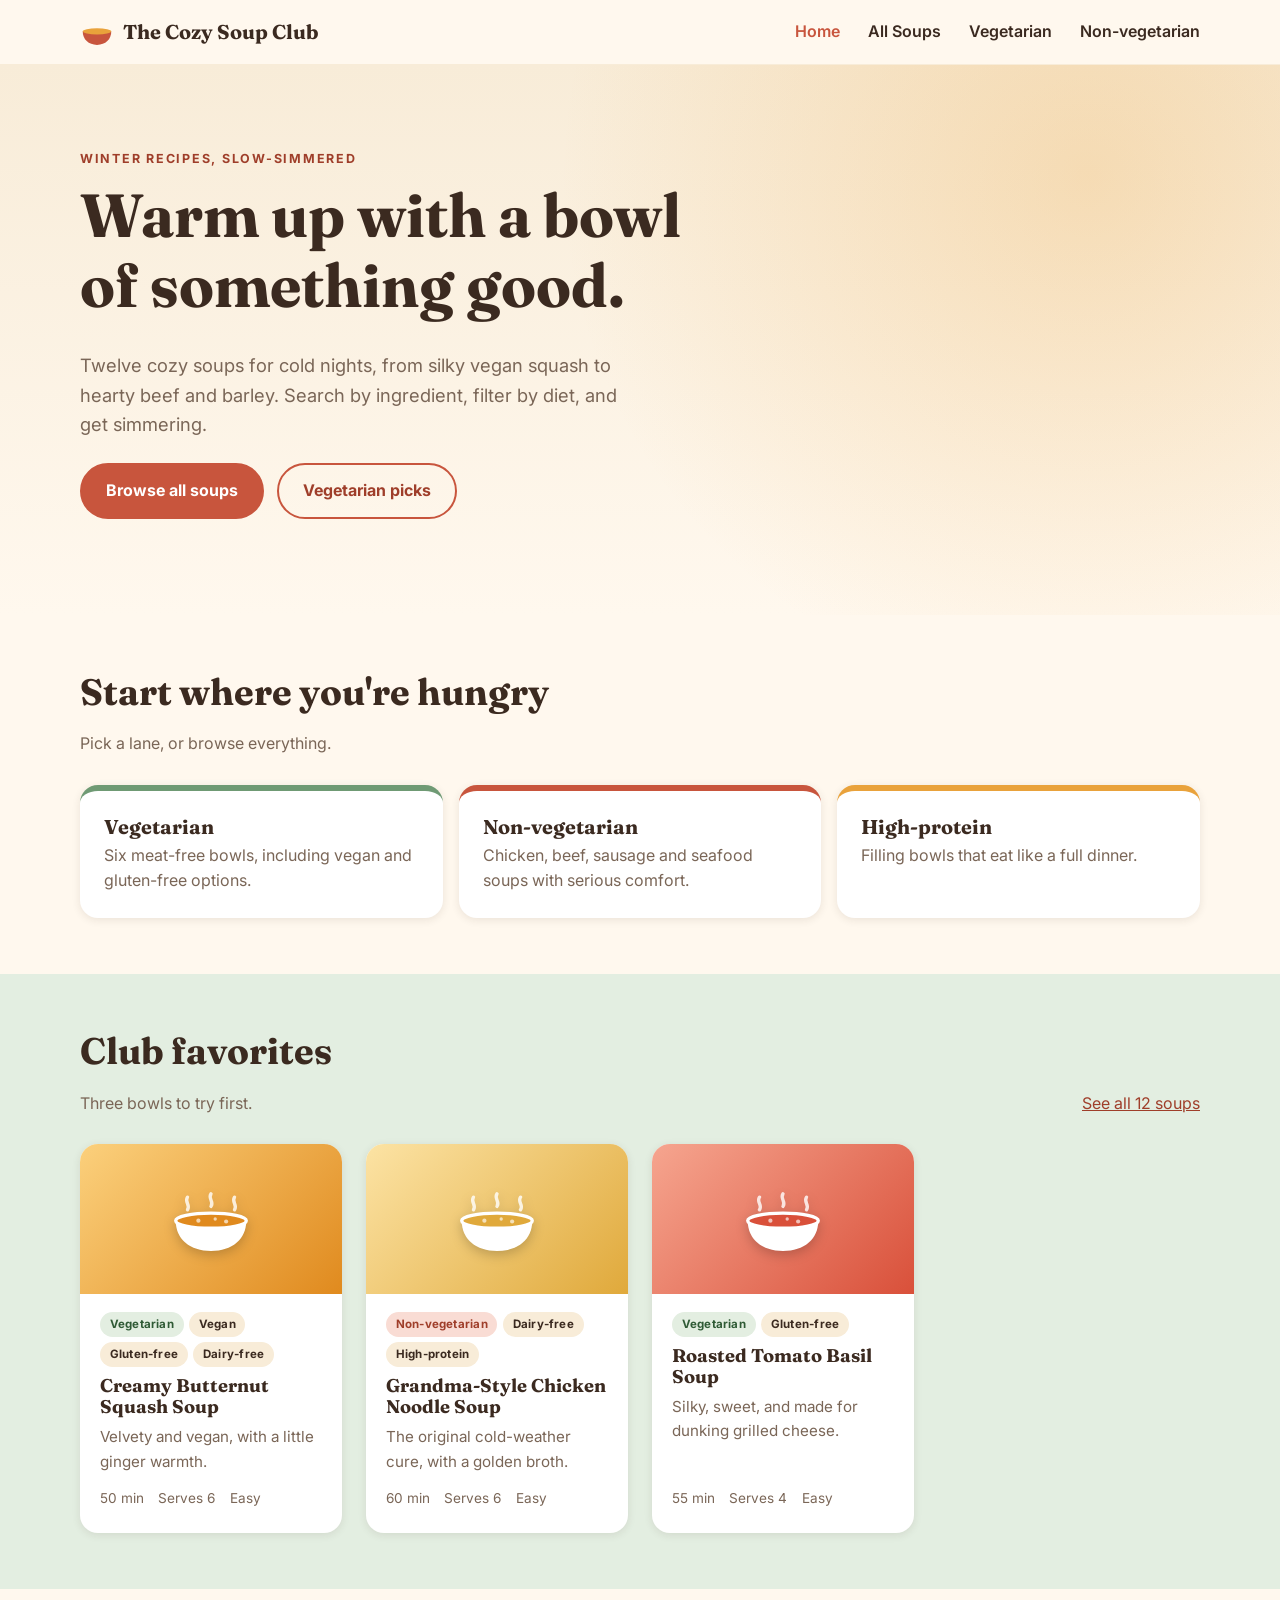
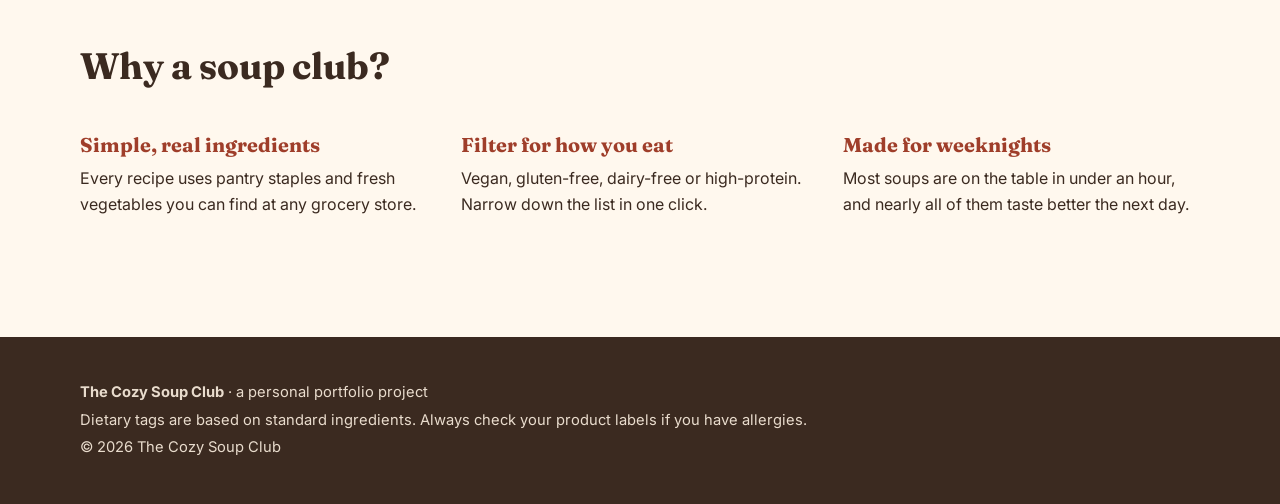
<file: index.html>
<!DOCTYPE html>
<html lang="en">
<head>
  <meta charset="utf-8">
  <meta name="viewport" content="width=device-width, initial-scale=1">
  <title>The Cozy Soup Club | Warm winter soup recipes</title>
  <meta name="description" content="Warm, comforting winter soup recipes, both vegetarian and non-vegetarian. Search by ingredient and filter by diet.">
  <meta name="theme-color" content="#c8553d">
  <link rel="icon" href="data:image/svg+xml,%3Csvg xmlns='http://www.w3.org/2000/svg' viewBox='0 0 100 100'%3E%3Cpath d='M8 48h84c0 24-17 40-42 40S8 72 8 48z' fill='%23c8553d'/%3E%3Cellipse cx='50' cy='48' rx='42' ry='9' fill='%23e9a23b'/%3E%3C/svg%3E">
  <link rel="preconnect" href="https://fonts.googleapis.com">
  <link rel="preconnect" href="https://fonts.gstatic.com" crossorigin>
  <link href="https://fonts.googleapis.com/css2?family=Fraunces:opsz,wght@9..144,600;9..144,700&family=Inter:wght@400;600;700&display=swap" rel="stylesheet">
  <link rel="stylesheet" href="css/styles.css">
</head>
<body>
  <a class="skip-link" href="#main">Skip to content</a>

  <header class="site-header">
    <div class="container nav">
      <a class="brand" href="index.html" aria-label="The Cozy Soup Club home">
        <svg viewBox="0 0 100 100" aria-hidden="true"><path d="M8 48h84c0 24-17 40-42 40S8 72 8 48z" fill="#c8553d"/><ellipse cx="50" cy="48" rx="42" ry="9" fill="#e9a23b"/></svg>
        The Cozy Soup Club
      </a>
      <button class="nav-toggle" aria-expanded="false" aria-controls="nav-links">Menu</button>
      <ul id="nav-links" class="nav-links">
        <li><a href="index.html" aria-current="page">Home</a></li>
        <li><a href="recipes.html">All Soups</a></li>
        <li><a href="recipes.html?type=vegetarian">Vegetarian</a></li>
        <li><a href="recipes.html?type=non-vegetarian">Non-vegetarian</a></li>
      </ul>
    </div>
  </header>

  <main id="main">
    <section class="hero">
      <div class="container hero-grid">
        <div>
          <span class="eyebrow">Winter recipes, slow-simmered</span>
          <h1>Warm up with a bowl of something good.</h1>
          <p class="lead">Twelve cozy soups for cold nights, from silky vegan squash to hearty beef and barley. Search by ingredient, filter by diet, and get simmering.</p>
          <div class="hero-actions">
            <a class="btn" href="recipes.html">Browse all soups</a>
            <a class="btn btn-outline" href="recipes.html?type=vegetarian">Vegetarian picks</a>
          </div>
        </div>
        <div class="hero-art">
          <svg viewBox="0 0 320 280" role="img" aria-label="A steaming bowl of soup">
            <g class="steam">
              <path d="M110 70c-14 18 14 28 0 48"/>
              <path d="M160 50c-14 18 14 28 0 48"/>
              <path d="M210 70c-14 18 14 28 0 48"/>
            </g>
            <path d="M36 150c0 82 62 112 124 112s124-30 124-112z" fill="#c8553d"/>
            <ellipse cx="160" cy="150" rx="124" ry="30" fill="#e9a23b"/>
            <ellipse cx="160" cy="150" rx="124" ry="30" fill="none" stroke="#9f3e2a" stroke-width="7"/>
            <circle cx="115" cy="146" r="7" fill="#6f9a74"/>
            <circle cx="170" cy="156" r="6" fill="#6f9a74"/>
            <circle cx="215" cy="145" r="7" fill="#fff8ee" fill-opacity=".8"/>
            <circle cx="140" cy="162" r="5" fill="#fff8ee" fill-opacity=".8"/>
            <path d="M60 205c30 28 70 36 100 36" fill="none" stroke="#fff" stroke-opacity=".25" stroke-width="8" stroke-linecap="round"/>
          </svg>
        </div>
      </div>
    </section>

    <section class="section">
      <div class="container">
        <div class="section-head">
          <div>
            <h2>Start where you're hungry</h2>
            <p>Pick a lane, or browse everything.</p>
          </div>
        </div>
        <div class="tiles">
          <a class="tile veg" href="recipes.html?type=vegetarian">
            <h3>Vegetarian</h3>
            <p>Six meat-free bowls, including vegan and gluten-free options.</p>
          </a>
          <a class="tile nonveg" href="recipes.html?type=non-vegetarian">
            <h3>Non-vegetarian</h3>
            <p>Chicken, beef, sausage and seafood soups with serious comfort.</p>
          </a>
          <a class="tile" href="recipes.html?diet=high-protein">
            <h3>High-protein</h3>
            <p>Filling bowls that eat like a full dinner.</p>
          </a>
        </div>
      </div>
    </section>

    <section class="section section-alt">
      <div class="container">
        <div class="section-head">
          <div>
            <h2>Club favorites</h2>
            <p>Three bowls to try first.</p>
          </div>
          <a href="recipes.html">See all 12 soups</a>
        </div>
        <div id="featured" class="grid" aria-live="polite"></div>
        <noscript><p>Please enable JavaScript to see featured recipes, or <a href="recipes.html">browse all soups</a>.</p></noscript>
      </div>
    </section>

    <section class="section">
      <div class="container">
        <div class="section-head"><h2>Why a soup club?</h2></div>
        <div class="values">
          <div class="value">
            <h3>Simple, real ingredients</h3>
            <p>Every recipe uses pantry staples and fresh vegetables you can find at any grocery store.</p>
          </div>
          <div class="value">
            <h3>Filter for how you eat</h3>
            <p>Vegan, gluten-free, dairy-free or high-protein. Narrow down the list in one click.</p>
          </div>
          <div class="value">
            <h3>Made for weeknights</h3>
            <p>Most soups are on the table in under an hour, and nearly all of them taste better the next day.</p>
          </div>
        </div>
      </div>
    </section>
  </main>

  <footer class="site-footer">
    <div class="container">
      <p><strong>The Cozy Soup Club</strong> &middot; a personal portfolio project</p>
      <p>Dietary tags are based on standard ingredients. Always check your product labels if you have allergies.</p>
      <p>&copy; <span id="year"></span> The Cozy Soup Club</p>
    </div>
  </footer>

  <script src="js/recipes-data.js"></script>
  <script src="js/shared.js"></script>
  <script>
    document.addEventListener("DOMContentLoaded", function () {
      var featured = ["butternut-squash-coconut", "chicken-noodle", "roasted-tomato-basil"];
      var host = document.getElementById("featured");
      featured.forEach(function (id) {
        var r = window.RECIPES.find(function (x) { return x.id === id; });
        if (r) host.appendChild(window.Soup.recipeCard(r));
      });
    });
  </script>
</body>
</html>
</file>
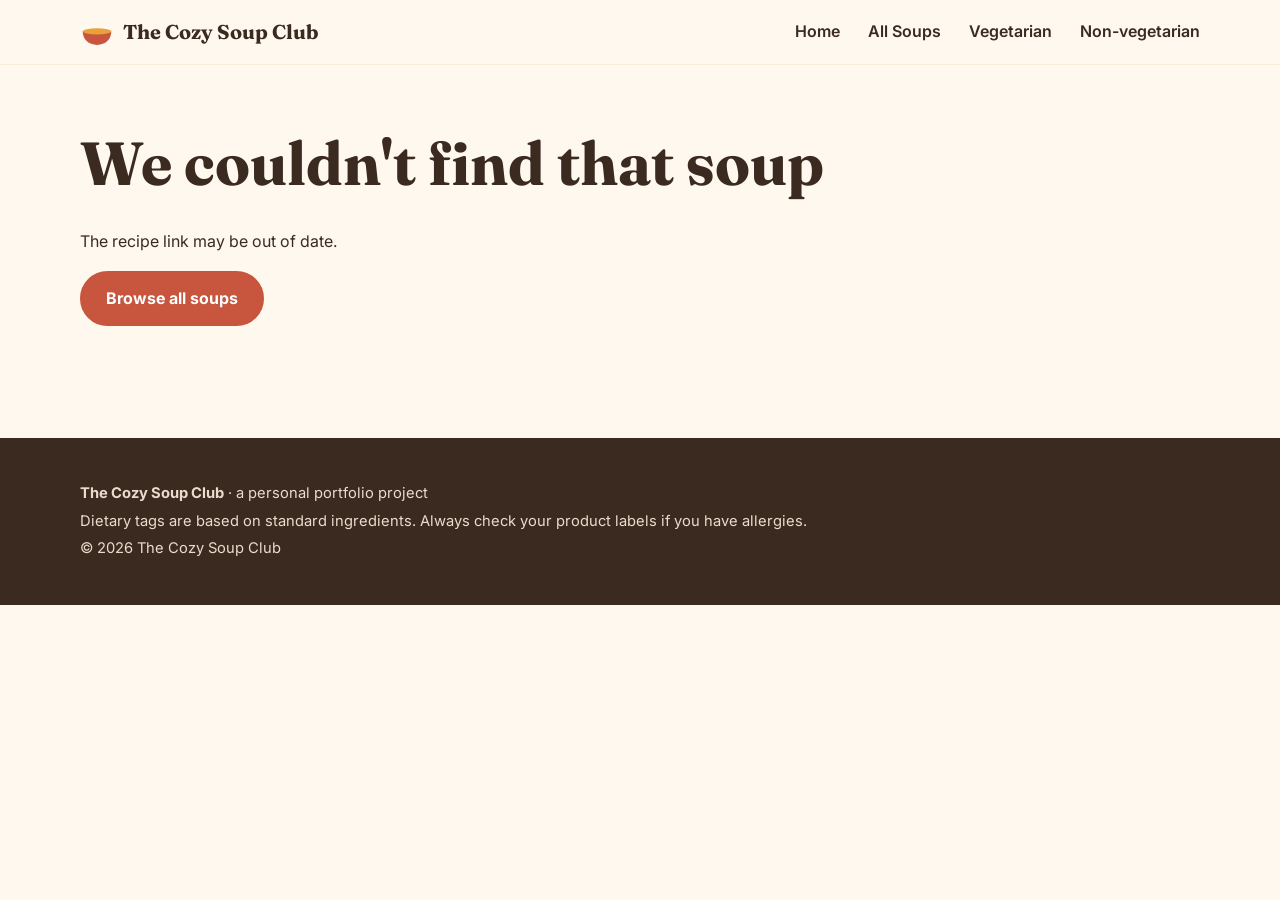
<file: recipe.html>
<!DOCTYPE html>
<html lang="en">
<head>
  <meta charset="utf-8">
  <meta name="viewport" content="width=device-width, initial-scale=1">
  <title>Recipe | The Cozy Soup Club</title>
  <meta name="description" content="A cozy winter soup recipe from The Cozy Soup Club.">
  <meta name="theme-color" content="#c8553d">
  <link rel="icon" href="data:image/svg+xml,%3Csvg xmlns='http://www.w3.org/2000/svg' viewBox='0 0 100 100'%3E%3Cpath d='M8 48h84c0 24-17 40-42 40S8 72 8 48z' fill='%23c8553d'/%3E%3Cellipse cx='50' cy='48' rx='42' ry='9' fill='%23e9a23b'/%3E%3C/svg%3E">
  <link rel="preconnect" href="https://fonts.googleapis.com">
  <link rel="preconnect" href="https://fonts.gstatic.com" crossorigin>
  <link href="https://fonts.googleapis.com/css2?family=Fraunces:opsz,wght@9..144,600;9..144,700&family=Inter:wght@400;600;700&display=swap" rel="stylesheet">
  <link rel="stylesheet" href="css/styles.css">
</head>
<body>
  <a class="skip-link" href="#main">Skip to content</a>

  <header class="site-header">
    <div class="container nav">
      <a class="brand" href="index.html" aria-label="The Cozy Soup Club home">
        <svg viewBox="0 0 100 100" aria-hidden="true"><path d="M8 48h84c0 24-17 40-42 40S8 72 8 48z" fill="#c8553d"/><ellipse cx="50" cy="48" rx="42" ry="9" fill="#e9a23b"/></svg>
        The Cozy Soup Club
      </a>
      <button class="nav-toggle" aria-expanded="false" aria-controls="nav-links">Menu</button>
      <ul id="nav-links" class="nav-links">
        <li><a href="index.html">Home</a></li>
        <li><a href="recipes.html">All Soups</a></li>
        <li><a href="recipes.html?type=vegetarian">Vegetarian</a></li>
        <li><a href="recipes.html?type=non-vegetarian">Non-vegetarian</a></li>
      </ul>
    </div>
  </header>

  <main id="main">
    <div id="recipe-root"></div>
    <noscript><div class="container"><p>This page needs JavaScript to display the recipe.</p></div></noscript>
  </main>

  <footer class="site-footer">
    <div class="container">
      <p><strong>The Cozy Soup Club</strong> &middot; a personal portfolio project</p>
      <p>Dietary tags are based on standard ingredients. Always check your product labels if you have allergies.</p>
      <p>&copy; <span id="year"></span> The Cozy Soup Club</p>
    </div>
  </footer>

  <script src="js/recipes-data.js"></script>
  <script src="js/shared.js"></script>
  <script src="js/recipe.js"></script>
</body>
</html>
</file>
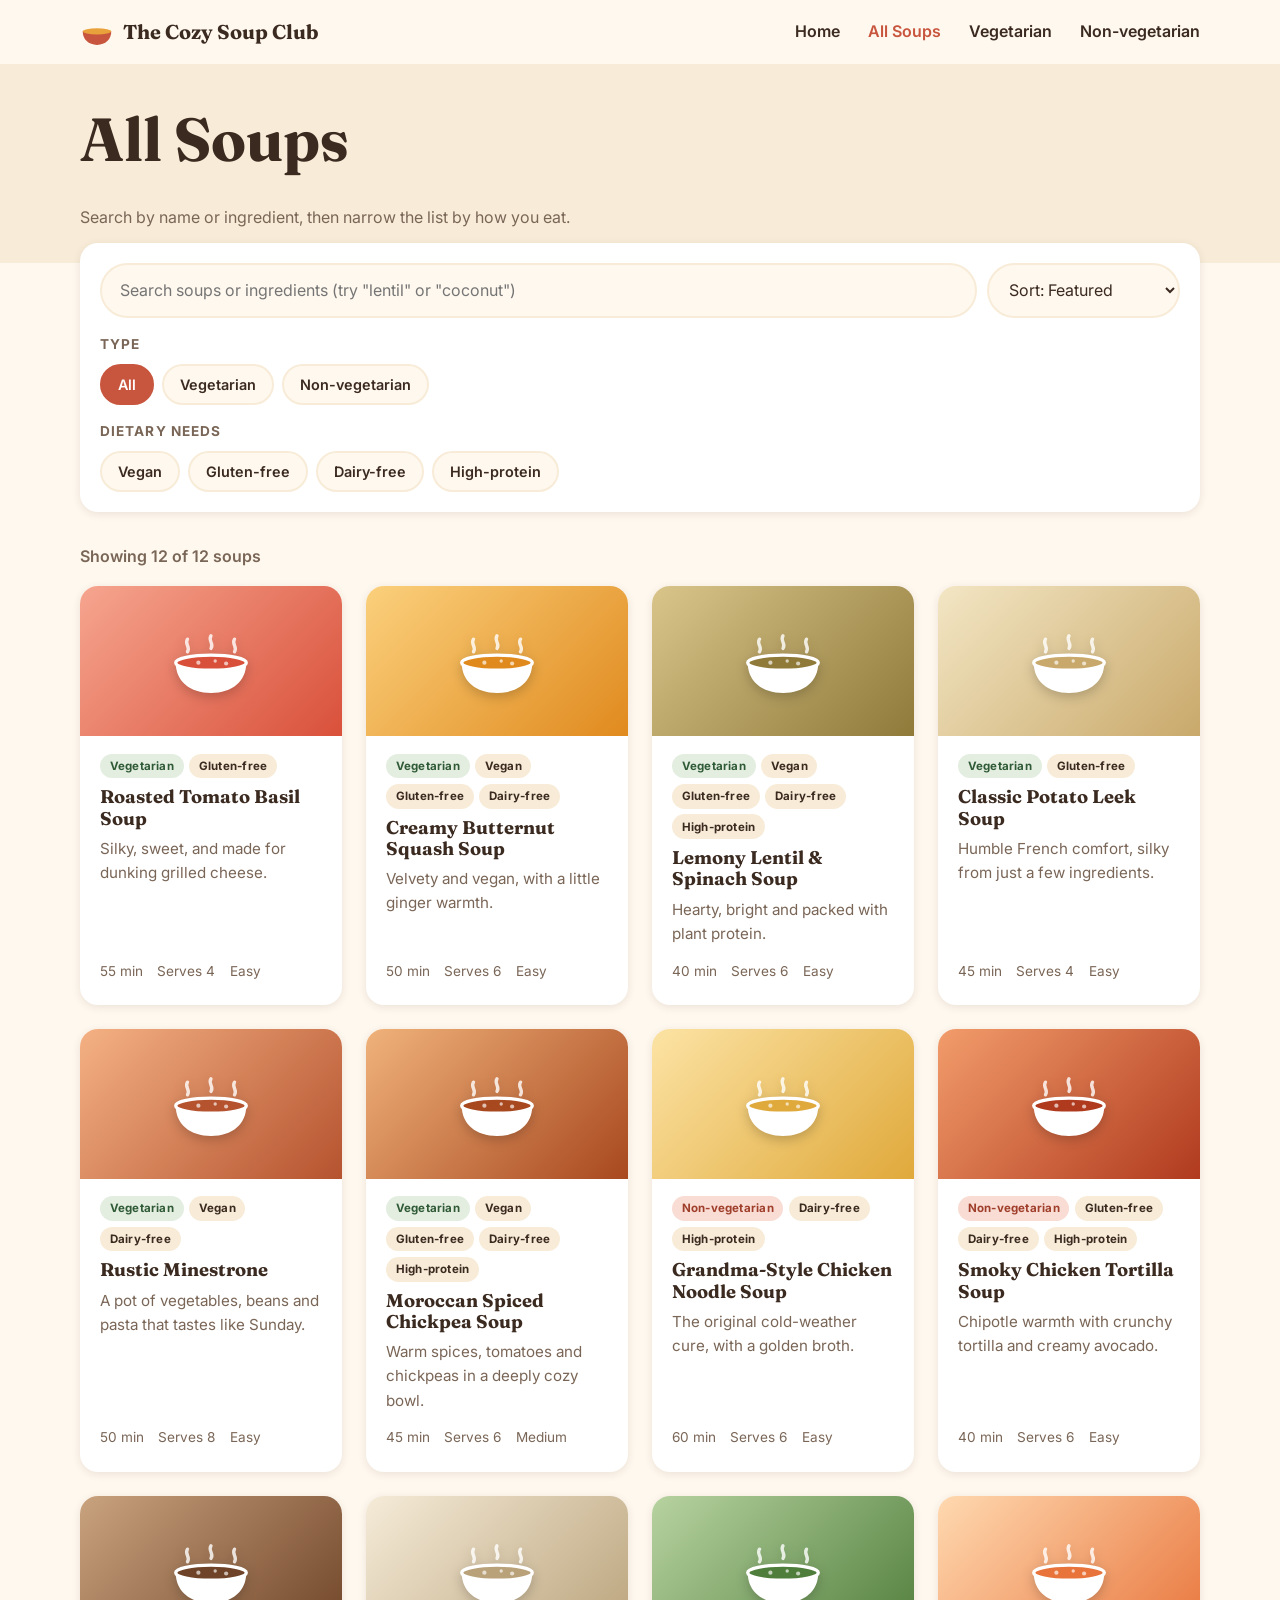
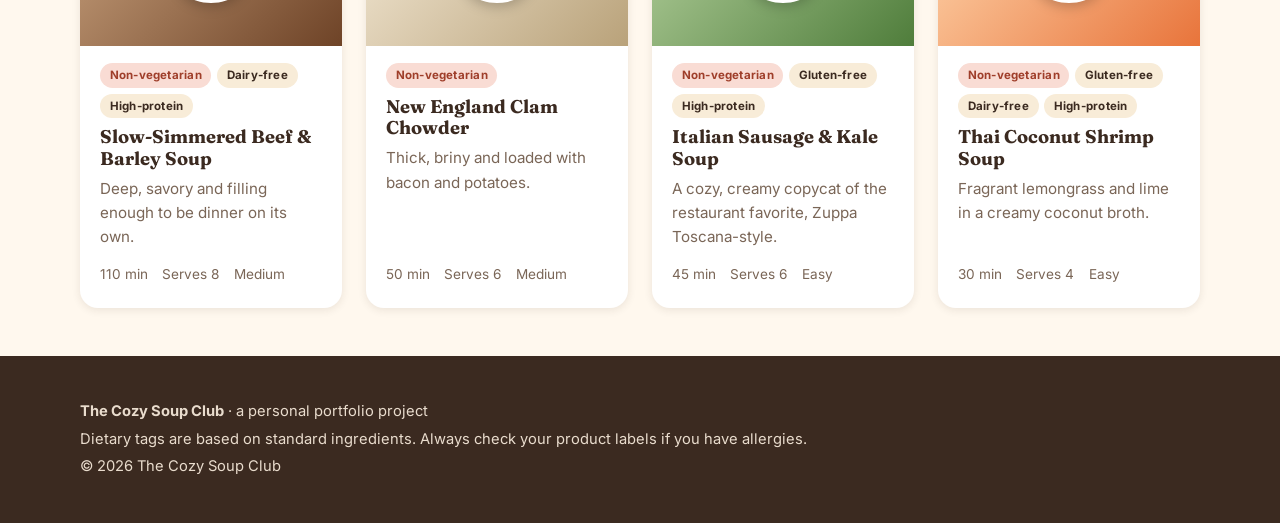
<file: recipes.html>
<!DOCTYPE html>
<html lang="en">
<head>
  <meta charset="utf-8">
  <meta name="viewport" content="width=device-width, initial-scale=1">
  <title>All Soups | The Cozy Soup Club</title>
  <meta name="description" content="Search and filter winter soup recipes by vegetarian, non-vegetarian, vegan, gluten-free, dairy-free and high-protein.">
  <meta name="theme-color" content="#c8553d">
  <link rel="icon" href="data:image/svg+xml,%3Csvg xmlns='http://www.w3.org/2000/svg' viewBox='0 0 100 100'%3E%3Cpath d='M8 48h84c0 24-17 40-42 40S8 72 8 48z' fill='%23c8553d'/%3E%3Cellipse cx='50' cy='48' rx='42' ry='9' fill='%23e9a23b'/%3E%3C/svg%3E">
  <link rel="preconnect" href="https://fonts.googleapis.com">
  <link rel="preconnect" href="https://fonts.gstatic.com" crossorigin>
  <link href="https://fonts.googleapis.com/css2?family=Fraunces:opsz,wght@9..144,600;9..144,700&family=Inter:wght@400;600;700&display=swap" rel="stylesheet">
  <link rel="stylesheet" href="css/styles.css">
</head>
<body>
  <a class="skip-link" href="#main">Skip to content</a>

  <header class="site-header">
    <div class="container nav">
      <a class="brand" href="index.html" aria-label="The Cozy Soup Club home">
        <svg viewBox="0 0 100 100" aria-hidden="true"><path d="M8 48h84c0 24-17 40-42 40S8 72 8 48z" fill="#c8553d"/><ellipse cx="50" cy="48" rx="42" ry="9" fill="#e9a23b"/></svg>
        The Cozy Soup Club
      </a>
      <button class="nav-toggle" aria-expanded="false" aria-controls="nav-links">Menu</button>
      <ul id="nav-links" class="nav-links">
        <li><a href="index.html">Home</a></li>
        <li><a href="recipes.html" aria-current="page">All Soups</a></li>
        <li><a href="recipes.html?type=vegetarian">Vegetarian</a></li>
        <li><a href="recipes.html?type=non-vegetarian">Non-vegetarian</a></li>
      </ul>
    </div>
  </header>

  <main id="main">
    <section class="page-head">
      <div class="container">
        <h1>All Soups</h1>
        <p>Search by name or ingredient, then narrow the list by how you eat.</p>
      </div>
    </section>

    <div class="container">
      <form class="filters" id="filters" role="search" aria-label="Filter soups" onsubmit="return false">
        <div class="search-row">
          <label class="visually-hidden" for="q">Search soups</label>
          <input type="search" id="q" placeholder="Search soups or ingredients (try &quot;lentil&quot; or &quot;coconut&quot;)" autocomplete="off">
          <label class="visually-hidden" for="sort">Sort by</label>
          <select id="sort">
            <option value="featured">Sort: Featured</option>
            <option value="quickest">Sort: Quickest first</option>
            <option value="az">Sort: A to Z</option>
          </select>
        </div>

        <fieldset>
          <legend>Type</legend>
          <div class="chip-group" id="type-group">
            <label class="chip"><input type="radio" name="type" value="all" checked><span>All</span></label>
            <label class="chip"><input type="radio" name="type" value="vegetarian"><span>Vegetarian</span></label>
            <label class="chip"><input type="radio" name="type" value="non-vegetarian"><span>Non-vegetarian</span></label>
          </div>
        </fieldset>

        <fieldset>
          <legend>Dietary needs</legend>
          <div class="chip-group" id="diet-group">
            <label class="chip"><input type="checkbox" name="diet" value="vegan"><span>Vegan</span></label>
            <label class="chip"><input type="checkbox" name="diet" value="gluten-free"><span>Gluten-free</span></label>
            <label class="chip"><input type="checkbox" name="diet" value="dairy-free"><span>Dairy-free</span></label>
            <label class="chip"><input type="checkbox" name="diet" value="high-protein"><span>High-protein</span></label>
          </div>
        </fieldset>
      </form>

      <div class="results-bar">
        <p id="count" role="status" aria-live="polite"></p>
        <button type="button" class="link-btn" id="clear" hidden>Clear all filters</button>
      </div>

      <div id="results" class="grid"></div>

      <div id="empty" class="empty" hidden>
        <svg viewBox="0 0 100 100" aria-hidden="true"><path d="M8 48h84c0 24-17 40-42 40S8 72 8 48z" fill="#c9a96b"/><ellipse cx="50" cy="48" rx="42" ry="9" fill="#f8ecd8"/></svg>
        <h2>No soups match that yet</h2>
        <p>Try a different ingredient or remove a filter or two.</p>
        <button type="button" class="btn" id="empty-clear">Clear all filters</button>
      </div>
      <noscript><p>This page needs JavaScript to list the recipes.</p></noscript>
    </div>
  </main>

  <footer class="site-footer">
    <div class="container">
      <p><strong>The Cozy Soup Club</strong> &middot; a personal portfolio project</p>
      <p>Dietary tags are based on standard ingredients. Always check your product labels if you have allergies.</p>
      <p>&copy; <span id="year"></span> The Cozy Soup Club</p>
    </div>
  </footer>

  <script src="js/recipes-data.js"></script>
  <script src="js/shared.js"></script>
  <script src="js/recipes.js"></script>
</body>
</html>
</file>
<file: css/styles.css>
/* The Cozy Soup Club - styles
   Mobile-first. Palette: cream, paprika, squash, sage, espresso. */

:root {
  --cream: #fff8ee;
  --cream-deep: #f8ecd8;
  --paprika: #c8553d;
  --paprika-dark: #9f3e2a;
  --squash: #e9a23b;
  --sage: #6f9a74;
  --sage-light: #e3eee1;
  --espresso: #3b2a20;
  --muted: #7a6657;
  --white: #ffffff;
  --radius: 18px;
  --shadow: 0 8px 24px rgba(59, 42, 32, 0.12);
  --shadow-sm: 0 2px 8px rgba(59, 42, 32, 0.1);
  --font-head: "Fraunces", Georgia, "Times New Roman", serif;
  --font-body: "Inter", system-ui, -apple-system, "Segoe UI", Roboto, sans-serif;
  --max: 1120px;
}

*, *::before, *::after { box-sizing: border-box; }
html { scroll-behavior: smooth; }
body {
  margin: 0;
  font-family: var(--font-body);
  color: var(--espresso);
  background: var(--cream);
  line-height: 1.6;
  -webkit-font-smoothing: antialiased;
}
img, svg { max-width: 100%; display: block; }
h1, h2, h3 { font-family: var(--font-head); line-height: 1.15; margin: 0 0 0.5em; }
h1 { font-size: clamp(2.2rem, 6vw, 3.8rem); }
h2 { font-size: clamp(1.6rem, 4vw, 2.3rem); }
h3 { font-size: 1.25rem; }
p { margin: 0 0 1em; }
a { color: var(--paprika-dark); }
a:hover { color: var(--paprika); }

:focus-visible { outline: 3px solid var(--squash); outline-offset: 2px; border-radius: 6px; }
.container { width: min(100% - 2.5rem, var(--max)); margin-inline: auto; }
.visually-hidden {
  position: absolute !important; width: 1px; height: 1px; overflow: hidden;
  clip: rect(0 0 0 0); white-space: nowrap;
}
.skip-link {
  position: absolute; left: -999px; top: 0; background: var(--espresso); color: var(--white);
  padding: 0.6rem 1rem; z-index: 100;
}
.skip-link:focus { left: 0; }

/* ---------- Header / nav ---------- */
.site-header {
  position: sticky; top: 0; z-index: 50;
  background: rgba(255, 248, 238, 0.92);
  backdrop-filter: blur(8px);
  border-bottom: 1px solid var(--cream-deep);
}
.nav { display: flex; align-items: center; justify-content: space-between; min-height: 64px; }
.brand {
  display: flex; align-items: center; gap: 0.55rem; text-decoration: none;
  font-family: var(--font-head); font-weight: 700; font-size: 1.25rem; color: var(--espresso);
}
.brand svg { width: 34px; height: 34px; }
.nav-toggle {
  display: inline-flex; background: none; border: 2px solid var(--espresso); border-radius: 10px;
  padding: 0.35rem 0.7rem; font: inherit; font-weight: 600; color: var(--espresso); cursor: pointer;
}
.nav-links {
  display: none; list-style: none; margin: 0; padding: 0;
  position: absolute; top: 64px; left: 0; right: 0; background: var(--cream);
  border-bottom: 1px solid var(--cream-deep); padding: 0.5rem 1.25rem 1rem;
}
.nav-links.open { display: block; }
.nav-links a {
  display: block; padding: 0.7rem 0; text-decoration: none; color: var(--espresso); font-weight: 600;
}
.nav-links a[aria-current="page"], .nav-links a:hover { color: var(--paprika); }

@media (min-width: 720px) {
  .nav-toggle { display: none; }
  .nav-links {
    display: flex; position: static; gap: 1.75rem; padding: 0; border: 0; background: none;
  }
  .nav-links a { padding: 0.25rem 0; }
}

/* ---------- Buttons ---------- */
.btn {
  display: inline-block; padding: 0.8rem 1.5rem; border-radius: 999px; border: 2px solid var(--paprika);
  background: var(--paprika); color: var(--white); font: inherit; font-weight: 700; text-decoration: none;
  cursor: pointer; transition: transform 0.15s ease, background 0.15s ease;
}
.btn:hover { background: var(--paprika-dark); border-color: var(--paprika-dark); color: var(--white); transform: translateY(-2px); }
.btn-outline { background: transparent; color: var(--paprika-dark); }
.btn-outline:hover { background: var(--paprika); color: var(--white); }

/* ---------- Hero ---------- */
.hero {
  background:
    radial-gradient(circle at 85% 20%, rgba(233, 162, 59, 0.25), transparent 45%),
    linear-gradient(180deg, var(--cream-deep), var(--cream));
  padding: 3rem 0 4rem;
}
.hero-grid { display: grid; gap: 2rem; align-items: center; }
.eyebrow {
  display: inline-block; text-transform: uppercase; letter-spacing: 0.14em; font-size: 0.78rem;
  font-weight: 700; color: var(--paprika-dark); margin-bottom: 0.75rem;
}
.hero p.lead { font-size: 1.15rem; color: var(--muted); max-width: 34rem; }
.hero-actions { display: flex; flex-wrap: wrap; gap: 0.8rem; margin-top: 1.5rem; }
.hero-art { max-width: 340px; margin-inline: auto; }

.steam path {
  fill: none; stroke: var(--squash); stroke-width: 6; stroke-linecap: round; opacity: 0;
  animation: steam 3.2s ease-in-out infinite;
}
.steam path:nth-child(2) { animation-delay: 0.8s; }
.steam path:nth-child(3) { animation-delay: 1.6s; }
@keyframes steam {
  0% { opacity: 0; transform: translateY(14px); }
  40% { opacity: 0.85; }
  100% { opacity: 0; transform: translateY(-14px); }
}

@media (min-width: 820px) {
  .hero { padding: 5rem 0 6rem; }
  .hero-grid { grid-template-columns: 1.2fr 0.8fr; }
}

/* ---------- Sections ---------- */
.section { padding: 3.5rem 0; }
.section-head { display: flex; flex-wrap: wrap; align-items: end; justify-content: space-between; gap: 1rem; margin-bottom: 1.75rem; }
.section-head p { color: var(--muted); margin: 0; }
.section-alt { background: var(--sage-light); }

/* Category tiles */
.tiles { display: grid; gap: 1rem; grid-template-columns: 1fr; }
@media (min-width: 640px) { .tiles { grid-template-columns: repeat(3, 1fr); } }
.tile {
  display: block; padding: 1.5rem; background: var(--white); border-radius: var(--radius);
  box-shadow: var(--shadow-sm); text-decoration: none; color: var(--espresso);
  border-top: 6px solid var(--squash); transition: transform 0.15s ease, box-shadow 0.15s ease;
}
.tile:hover { transform: translateY(-4px); box-shadow: var(--shadow); color: var(--espresso); }
.tile.veg { border-top-color: var(--sage); }
.tile.nonveg { border-top-color: var(--paprika); }
.tile h3 { margin-bottom: 0.3rem; }
.tile p { color: var(--muted); margin: 0; }

.values { display: grid; gap: 1.5rem; }
@media (min-width: 720px) { .values { grid-template-columns: repeat(3, 1fr); } }
.value h3 { color: var(--paprika-dark); }

/* ---------- Recipe cards ---------- */
.grid { display: grid; gap: 1.5rem; grid-template-columns: repeat(auto-fill, minmax(260px, 1fr)); }
.card {
  background: var(--white); border-radius: var(--radius); overflow: hidden; box-shadow: var(--shadow-sm);
  display: flex; flex-direction: column; transition: transform 0.15s ease, box-shadow 0.15s ease;
}
.card:hover, .card:focus-within { transform: translateY(-4px); box-shadow: var(--shadow); }
.card-art { display: grid; place-items: center; height: 150px; }
.card-art svg { width: 84px; height: 84px; filter: drop-shadow(0 4px 6px rgba(0, 0, 0, 0.2)); }
.card-body { padding: 1.1rem 1.25rem 1.4rem; display: flex; flex-direction: column; gap: 0.5rem; flex: 1; }
.card-body h3 { margin: 0; font-size: 1.15rem; }
.card-body h3 a { text-decoration: none; color: var(--espresso); }
.card-body h3 a::after { content: ""; position: absolute; inset: 0; } /* whole card clickable */
.card { position: relative; }
.card-body p { color: var(--muted); font-size: 0.95rem; margin: 0; }
.meta { display: flex; flex-wrap: wrap; gap: 0.9rem; font-size: 0.85rem; color: var(--muted); margin-top: auto; padding-top: 0.4rem; }

/* Badges */
.badges { display: flex; flex-wrap: wrap; gap: 0.35rem; }
.badge {
  font-size: 0.72rem; font-weight: 700; letter-spacing: 0.02em; padding: 0.2rem 0.6rem;
  border-radius: 999px; background: var(--cream-deep); color: var(--espresso);
}
.badge.veg { background: var(--sage-light); color: #2f5a35; }
.badge.nonveg { background: #f9dcd4; color: var(--paprika-dark); }

/* ---------- Page header (inner pages) ---------- */
.page-head { background: var(--cream-deep); padding: 2.5rem 0 2rem; }
.page-head p { color: var(--muted); max-width: 38rem; margin: 0; }

/* ---------- Filters ---------- */
.filters {
  background: var(--white); border-radius: var(--radius); box-shadow: var(--shadow-sm);
  padding: 1.25rem; margin: -1.25rem 0 2rem; position: relative;
}
.search-row { display: flex; gap: 0.6rem; flex-wrap: wrap; }
.search-row input[type="search"] {
  flex: 1 1 240px; padding: 0.8rem 1.1rem; border: 2px solid var(--cream-deep); border-radius: 999px;
  font: inherit; background: var(--cream); color: var(--espresso);
}
.search-row input[type="search"]:focus { border-color: var(--squash); outline: none; box-shadow: 0 0 0 3px rgba(233, 162, 59, 0.35); }
.search-row select {
  padding: 0.8rem 1rem; border: 2px solid var(--cream-deep); border-radius: 999px; font: inherit;
  background: var(--cream); color: var(--espresso);
}
fieldset { border: 0; padding: 0; margin: 1rem 0 0; }
legend { font-weight: 700; font-size: 0.85rem; text-transform: uppercase; letter-spacing: 0.08em; color: var(--muted); padding: 0; margin-bottom: 0.5rem; }
.chip-group { display: flex; flex-wrap: wrap; gap: 0.5rem; }
.chip { position: relative; }
.chip input { position: absolute; opacity: 0; inset: 0; width: 100%; height: 100%; margin: 0; cursor: pointer; }
.chip span {
  display: inline-block; padding: 0.45rem 1rem; border-radius: 999px; border: 2px solid var(--cream-deep);
  background: var(--cream); font-weight: 600; font-size: 0.9rem; transition: all 0.15s ease;
}
.chip input:hover + span { border-color: var(--squash); }
.chip input:checked + span { background: var(--paprika); border-color: var(--paprika); color: var(--white); }
.chip input:focus-visible + span { outline: 3px solid var(--squash); outline-offset: 2px; }

.results-bar { display: flex; justify-content: space-between; align-items: center; gap: 1rem; margin-bottom: 1rem; flex-wrap: wrap; }
.results-bar p { margin: 0; color: var(--muted); font-weight: 600; }
.link-btn { background: none; border: 0; color: var(--paprika-dark); font: inherit; font-weight: 700; text-decoration: underline; cursor: pointer; padding: 0; }

.empty { text-align: center; padding: 3rem 1rem; background: var(--white); border-radius: var(--radius); }
.empty svg { width: 90px; margin: 0 auto 1rem; opacity: 0.7; }

/* ---------- Recipe detail ---------- */
.recipe-hero { padding: 2rem 0; color: var(--espresso); }
.recipe-hero .crumbs { font-size: 0.9rem; margin-bottom: 1rem; }
.recipe-hero .crumbs a { color: var(--espresso); }
.recipe-hero-grid { display: grid; gap: 1.5rem; align-items: center; }
.recipe-hero svg { width: 110px; height: 110px; filter: drop-shadow(0 6px 8px rgba(0, 0, 0, 0.25)); }
.recipe-hero-text {
  background: rgba(255, 248, 238, 0.92); border-radius: var(--radius); padding: 1.25rem 1.5rem;
}
.recipe-hero-text h1 { margin-top: 0.6rem; font-size: clamp(1.8rem, 5vw, 2.8rem); }
.recipe-hero-text p { font-size: 1.1rem; max-width: 36rem; margin: 0; }
.recipe-hero .crumbs { display: inline-block; background: rgba(255, 248, 238, 0.92); border-radius: 999px; padding: 0.25rem 0.9rem; }
.facts { display: grid; grid-template-columns: repeat(2, 1fr); gap: 0.75rem; margin: 1.5rem 0 0; padding: 0; list-style: none; }
.facts li { background: rgba(255, 255, 255, 0.75); border-radius: 14px; padding: 0.7rem 1rem; }
.facts strong { display: block; font-family: var(--font-head); font-size: 1.2rem; }
.facts span { font-size: 0.8rem; text-transform: uppercase; letter-spacing: 0.08em; color: var(--muted); }
@media (min-width: 720px) {
  .facts { grid-template-columns: repeat(4, 1fr); }
  .recipe-hero-grid { grid-template-columns: auto 1fr; gap: 2.5rem; }
  .recipe-hero svg { width: 160px; height: 160px; }
}

.recipe-layout { display: grid; gap: 2rem; padding: 2.5rem 0; }
@media (min-width: 860px) { .recipe-layout { grid-template-columns: 0.9fr 1.3fr; gap: 3rem; } }
.panel { background: var(--white); border-radius: var(--radius); box-shadow: var(--shadow-sm); padding: 1.5rem; }
.ingredients { list-style: none; margin: 0; padding: 0; }
.ingredients li { border-bottom: 1px dashed var(--cream-deep); }
.ingredients li:last-child { border-bottom: 0; }
.ingredients label { display: flex; gap: 0.7rem; padding: 0.55rem 0; cursor: pointer; }
.ingredients input { accent-color: var(--paprika); width: 1.1rem; height: 1.1rem; margin-top: 0.3rem; flex-shrink: 0; }
.ingredients input:checked + span { text-decoration: line-through; color: var(--muted); }
.steps { counter-reset: step; list-style: none; margin: 0; padding: 0; }
.steps li { counter-increment: step; position: relative; padding: 0 0 1.25rem 3rem; }
.steps li::before {
  content: counter(step); position: absolute; left: 0; top: 0; width: 2.1rem; height: 2.1rem; border-radius: 50%;
  background: var(--paprika); color: var(--white); display: grid; place-items: center; font-weight: 700;
}
.tip { background: var(--sage-light); border-left: 5px solid var(--sage); padding: 1rem 1.25rem; border-radius: 12px; margin-top: 1rem; }
.notice { font-size: 0.85rem; color: var(--muted); margin-top: 1.5rem; }
.actions { display: flex; gap: 0.7rem; flex-wrap: wrap; margin-top: 1rem; }

/* ---------- Footer ---------- */
.site-footer { background: var(--espresso); color: #e9dccd; padding: 2.5rem 0; margin-top: 3rem; }
.site-footer a { color: var(--squash); }
.site-footer p { margin: 0.25rem 0; font-size: 0.92rem; }

/* ---------- Motion + print ---------- */
@media (prefers-reduced-motion: reduce) {
  html { scroll-behavior: auto; }
  *, *::before, *::after { animation: none !important; transition: none !important; }
  .steam path { opacity: 0.6; }
}
@media print {
  .site-header, .site-footer, .actions, .related, .nav-toggle { display: none !important; }
  body { background: #fff; }
  .panel { box-shadow: none; border: 1px solid #ccc; }
  .recipe-hero { background: none !important; }
}
</file>
